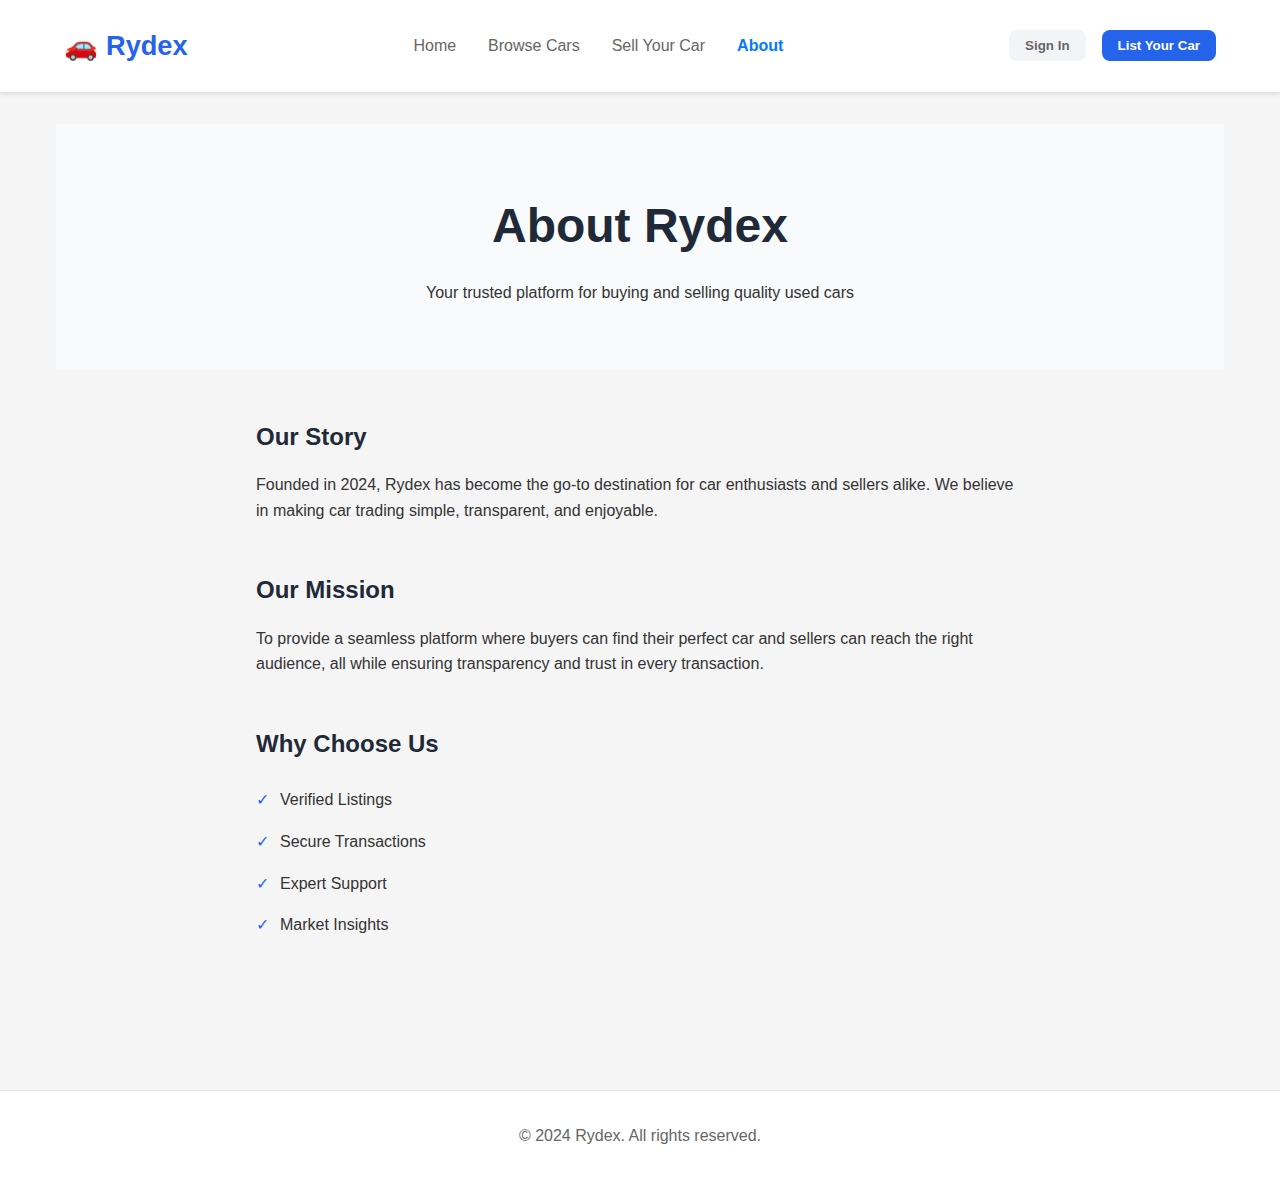
<file: about.html>
<!DOCTYPE html>
<html lang="en">
<head>
    <meta charset="UTF-8">
    <meta name="viewport" content="width=device-width, initial-scale=1.0">
    <title>About Us - Rydex</title>
    <link rel="stylesheet" href="styles.css">
</head>
<body>
    <header>
        <nav>
            <div class="logo">
                <span class="logo-icon">🚗</span>
                <h1>Rydex</h1>
            </div>
            <div class="nav-links">
                <a href="index.html" class="home-link">Home</a>
                <a href="browse.html" class="browse-link">Browse Cars</a>
                <a href="sell.html" class="sell-link">Sell Your Car</a>
                <a href="about.html" class="about-link active">About</a>
            </div>
            <div class="nav-buttons">
                <button id="signInBtn" class="btn-secondary">Sign In</button>
                <a href="list.html"><button class="btn-primary">List Your Car</button></a>
            </div>
        </nav>
        <section class="hidden">
            <div id="signInModal" class="modal">
                <div class="modal-content">
                    <h2>Sign In</h2>
                    <form id="signinForm">
                        <input type="text" placeholder="Username" required>
                        <input type="password" placeholder="Password" required>
                        <button type="submit" class="submit">Log In</button>
                    </form>
                    <div class="create-account">
                        <p>Don't have an account? <button id="signUpBtn" class="btn-link">Sign Up</button></p>
                    </div>
                </div>
            </div>
        </div>
    </header>

    <main>
        <section class="about-hero">
            <h2>About Rydex</h2>
            <p>Your trusted platform for buying and selling quality used cars</p>
        </section>

        <section class="about-content">
            <div class="about-section">
                <h3>Our Story</h3>
                <p>Founded in 2024, Rydex has become the go-to destination for car enthusiasts and sellers alike. We believe in making car trading simple, transparent, and enjoyable.</p>
            </div>
            <div class="about-section">
                <h3>Our Mission</h3>
                <p>To provide a seamless platform where buyers can find their perfect car and sellers can reach the right audience, all while ensuring transparency and trust in every transaction.</p>
            </div>
            <div class="about-section">
                <h3>Why Choose Us</h3>
                <ul class="features-list">
                    <li>Verified Listings</li>
                    <li>Secure Transactions</li>
                    <li>Expert Support</li>
                    <li>Market Insights</li>
                </ul>
            </div>
        </section>
    </main>

    <footer>
        <p>© 2024 Rydex. All rights reserved.</p>
    </footer>

    <script src="app.js"></script>
</body>

</html>
</file>
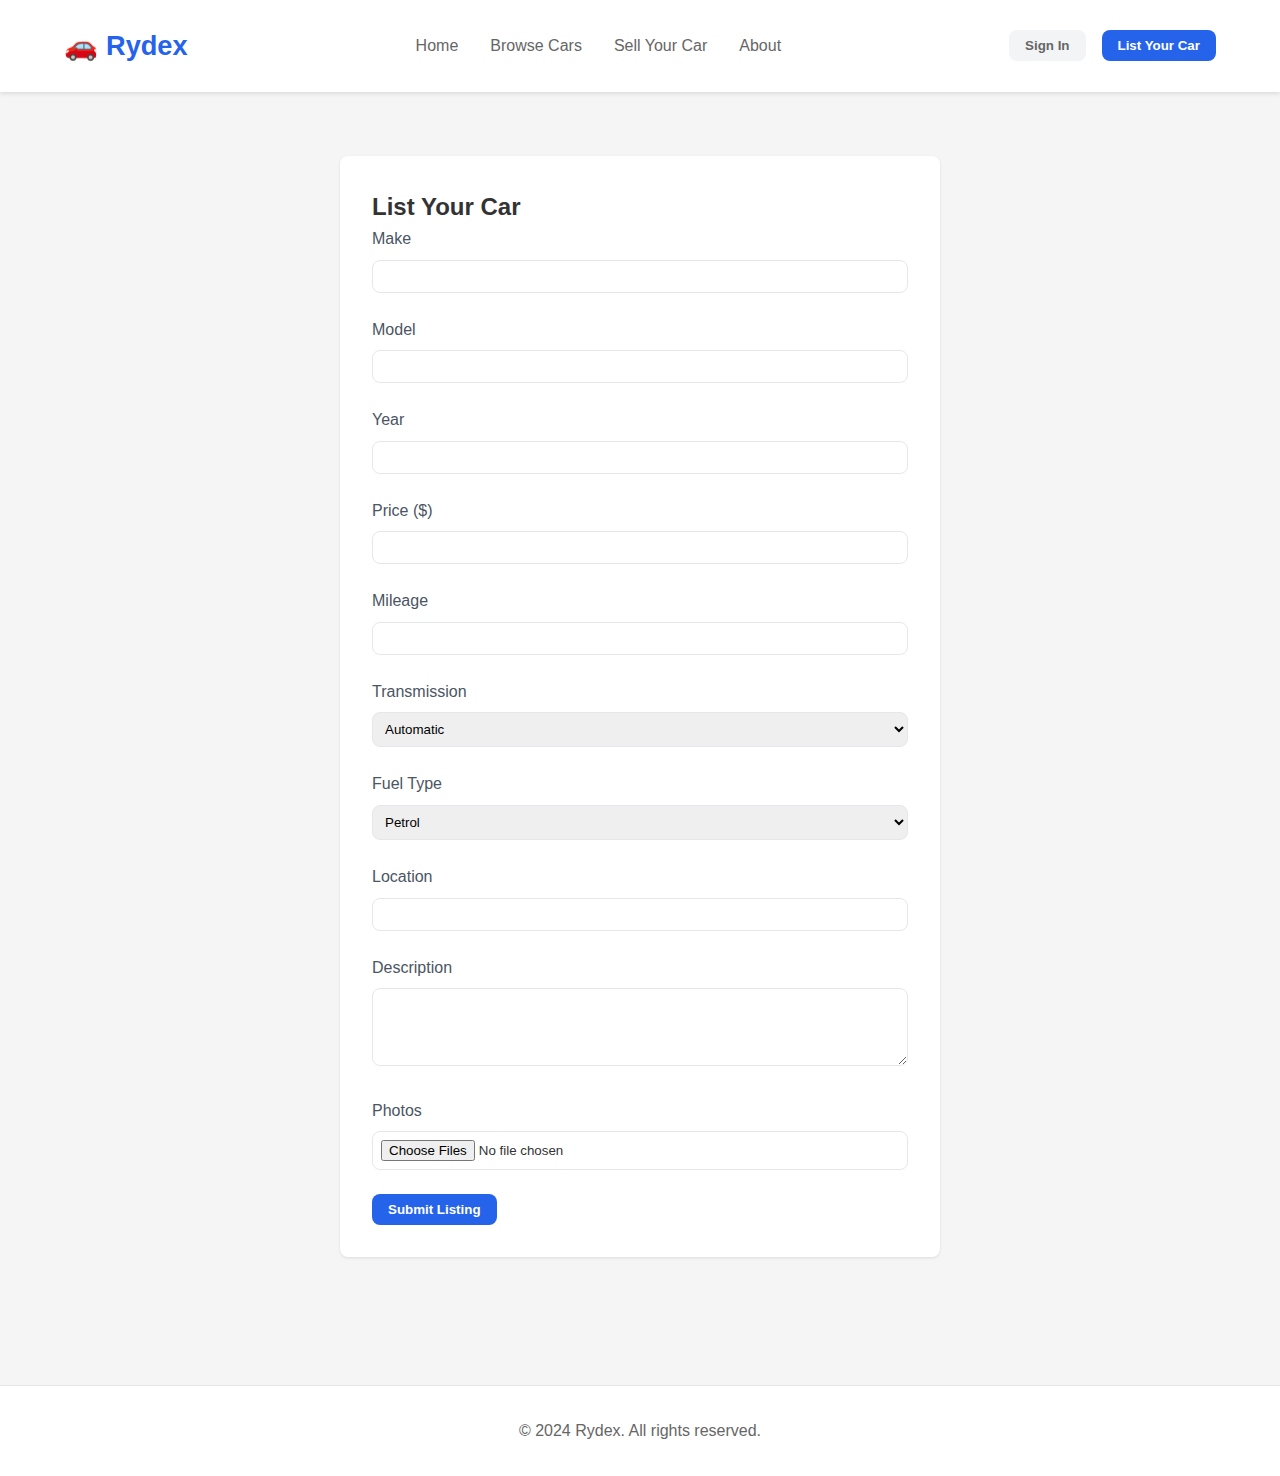
<file: list.html>
<!DOCTYPE html>
<html lang="en">
<head>
    <meta charset="UTF-8">
    <meta name="viewport" content="width=device-width, initial-scale=1.0">
    <title>List Your Car - Rydex</title>
    <link rel="stylesheet" href="styles.css">
</head>
<body>
    <header>
        <nav>
            <div class="logo">
                <span class="logo-icon">🚗</span>
                <h1>Rydex</h1>
            </div>
            <div class="nav-links">
                <a href="index.html" class="home-link">Home</a>
                <a href="browse.html" class="browse-link">Browse Cars</a>
                <a href="sell.html" class="sell-link">Sell Your Car</a>
                <a href="about.html" class="about-link">About</a>
            </div>
            <div class="nav-buttons">
                <button id="signInBtn" class="btn-secondary">Sign In</button>
                <a href="list.html"><button class="btn-primary active">List Your Car</button></a>
            </div>
        </nav>
        <section class="hidden">
            <div id="signInModal" class="modal">
                <div class="modal-content">
                    <h2>Sign In</h2>
                    <form id="signinForm">
                        <input type="text" placeholder="Username" required>
                        <input type="password" placeholder="Password" required>
                        <button type="submit" class="submit">Log In</button>
                    </form>
                    <div class="create-account">
                        <p>Don't have an account? <button id="signUpBtn" class="btn-link">Sign Up</button></p>
                    </div>
                </div>
            </div>
        </div>
    </header>

    <main>
        <section class="listing-form">
            <h2>List Your Car</h2>
            <form id="carListingForm">
                <div class="form-group">
                    <label for="make">Make</label>
                    <input type="text" id="make" required>
                </div>
                <div class="form-group">
                    <label for="model">Model</label>
                    <input type="text" id="model" required>
                </div>
                <div class="form-group">
                    <label for="year">Year</label>
                    <input type="number" id="year" min="1900" max="2024" required>
                </div>
                <div class="form-group">
                    <label for="price">Price ($)</label>
                    <input type="number" id="price" min="0" required>
                </div>
                <div class="form-group">
                    <label for="mileage">Mileage</label>
                    <input type="number" id="mileage" min="0" required>
                </div>
                <div class="form-group">
                    <label for="transmission">Transmission</label>
                    <select id="transmission" required>
                        <option value="Automatic">Automatic</option>
                        <option value="Manual">Manual</option>
                    </select>
                </div>
                <div class="form-group">
                    <label for="fuelType">Fuel Type</label>
                    <select id="fuelType" required>
                        <option value="Petrol">Petrol</option>
                        <option value="Diesel">Diesel</option>
                        <option value="Electric">Electric</option>
                        <option value="Hybrid">Hybrid</option>
                    </select>
                </div>
                <div class="form-group">
                    <label for="location">Location</label>
                    <input type="text" id="location" required>
                </div>
                <div class="form-group">
                    <label for="description">Description</label>
                    <textarea id="description" rows="4" required></textarea>
                </div>
                <div class="form-group">
                    <label for="photos">Photos</label>
                    <input type="file" id="photos" accept="image/*" multiple>
                </div>
                <button type="submit" class="btn-primary">Submit Listing</button>
            </form>
        </section>
    </main>
    
    <footer>
        <p>© 2024 Rydex. All rights reserved.</p>
    </footer>

    <script src="list.js"></script>
    <script src="app.js"></script>
</body>
</html>
</file>
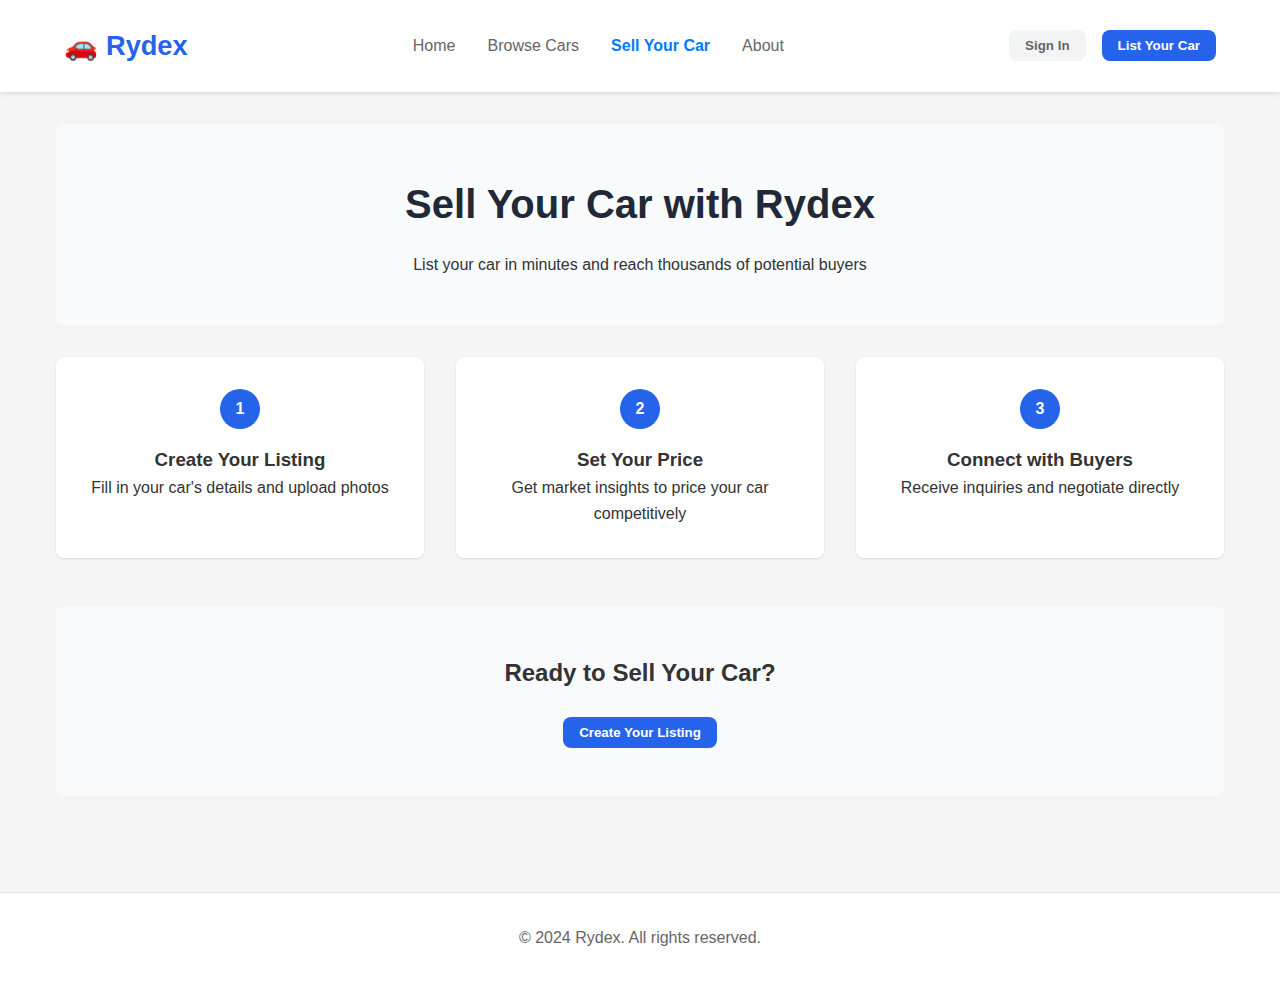
<file: sell.html>
<!DOCTYPE html>
<html lang="en">
<head>
    <meta charset="UTF-8">
    <meta name="viewport" content="width=device-width, initial-scale=1.0">
    <title>Sell Your Car - Rydex</title>
    <link rel="stylesheet" href="styles.css">
</head>
<body>
    <header>
        <nav>
            <div class="logo">
                <span class="logo-icon">🚗</span>
                <h1>Rydex</h1>
            </div>
            <div class="nav-links">
                <a href="index.html" class="home-link">Home</a>
                <a href="browse.html" class="browse-link">Browse Cars</a>
                <a href="sell.html" class="sell-link active">Sell Your Car</a>
                <a href="about.html" class="about-link">About</a>
            </div>
            <div class="nav-buttons">
                <button id="signInBtn" class="btn-secondary">Sign In</button>
                <a href="list.html"><button class="btn-primary">List Your Car</button></a>
            </div>
        </nav>
        <section class="hidden">
            <div id="signInModal" class="modal">
                <div class="modal-content">
                    <h2>Sign In</h2>
                    <form id="signinForm">
                        <input type="text" placeholder="Username" required>
                        <input type="password" placeholder="Password" required>
                        <button type="submit" class="submit">Log In</button>
                    </form>
                    <div class="create-account">
                        <p>Don't have an account? <button id="signUpBtn" class="btn-link">Sign Up</button></p>
                    </div>
                </div>
            </div>
        </div>
    </header>

    <main>
        <section class="sell-intro">
            <h2>Sell Your Car with Rydex</h2>
            <p>List your car in minutes and reach thousands of potential buyers</p>
        </section>

        <section class="sell-steps">
            <div class="step-card">
                <div class="step-number">1</div>
                <h3>Create Your Listing</h3>
                <p>Fill in your car's details and upload photos</p>
            </div>
            <div class="step-card">
                <div class="step-number">2</div>
                <h3>Set Your Price</h3>
                <p>Get market insights to price your car competitively</p>
            </div>
            <div class="step-card">
                <div class="step-number">3</div>
                <h3>Connect with Buyers</h3>
                <p>Receive inquiries and negotiate directly</p>
            </div>
        </section>

        <section class="cta-section">
            <h3>Ready to Sell Your Car?</h3>
            <a href="list.html"><button class="btn-primary">Create Your Listing</button></a>
        </section>
    </main>

    <footer>
        <p>© 2024 Rydex. All rights reserved.</p>
    </footer>

    <script src="app.js"></script>
</body>
</html>
</file>
<file: styles.css>
* {
    margin: 0;
    padding: 0;
    box-sizing: border-box;
}

body {
    font-family: -apple-system, BlinkMacSystemFont, 'Segoe UI', Roboto, Oxygen, Ubuntu, Cantarell, sans-serif;
    line-height: 1.6;
    color: #333;
    background-color: #f5f5f5;
}

/* Header Styles */
header {
    background-color: white;
    box-shadow: 0 2px 4px rgba(0,0,0,0.1);
}

nav {
    max-width: 1200px;
    margin: 0 auto;
    padding: 1.5rem;
    display: flex;
    justify-content: space-between;
    align-items: center;
}

.logo {
    display: flex;
    align-items: center;
    gap: 0.5rem;
}

.logo-icon {
    font-size: 1.7rem;
}

.logo h1 {
    font-size: 1.7rem;
    color: #2563eb;
}

.nav-links {
    display: flex;
    gap: 2rem;
}

.nav-links a {
    text-decoration: none;
    color: #666;
    transition: color 0.3s;
}

.nav-links a:hover {
    color: #2563eb;
}

.nav-buttons {
    display: flex;
    gap: 1rem;
}

/* Modal Background */
.modal {
    display: none; /* Hidden by default */
    position: fixed;
    top: 0;
    left: 0;
    width: 100%;
    height: 100%;
    background-color: rgba(0, 0, 0, 0.5); 
    backdrop-filter: blur(12px); 
    z-index: 1000; 
}

/* Modal Content */
.modal-content {
    position: fixed;
    top:50%;
    left:50%;
    transform: translate(-50%, -50%);
    background-color: white;
    padding: 2rem;
    border-radius: 8px;
    text-align: center;
    box-shadow: 8px 8px 8px rgba(0, 0, 0, 0.2);
    width: 400px;
}

.modal-content h2 {
    margin-bottom: 1rem;
}

.modal-content input {
    width: 100%;
    padding: 0.8rem;
    margin-bottom: 1rem;
    border: 1px solid #ccc;
    border-radius: 4px;
}

.modal-content button {
    width: 100%;
    padding: 0.8rem;
    background-color: #007bff;
    color: white;
    border: none;
    border-radius: 4px;
    cursor: pointer;
}

.submit:hover {
    background-color: #0056b3;
}

.create-account {
    margin-top: 1rem;
}

.create-account .btn-link {
    background: none;
    border: none;
    color: #007bff;
    cursor: pointer;
    text-decoration: underline;
}

/* Button Styles */
.btn-primary, .btn-secondary {
    padding: 0.5rem 1rem;
    border-radius: 0.5rem;
    border: none;
    cursor: pointer;
    font-weight: 600;
    transition: all 0.3s;
}

.btn-primary {
    background-color: #2563eb;
    color: white;
}

.btn-primary:hover {
    background-color: #1d4ed8;
}

.btn-secondary {
    background-color: #f3f4f6;
    color: #666;
}

.btn-secondary:hover {
    background-color: #e5e7eb;
}

/* Main Content */
main {
    max-width: 1200px;
    margin: 0 auto;
    padding: 2rem 1rem;
}

.hero {
    text-align: center;
    margin-bottom: 2rem;
}

.hero h2 {
    font-size: 2rem;
    color: #1f2937;
    margin-bottom: 0.5rem;
}

.hero p {
    color: #666;
}

/* Filters */
.filters {
    background-color: white;
    padding: 1rem;
    border-radius: 0.5rem;
    box-shadow: 0 1px 3px rgba(0,0,0,0.1);
    margin-bottom: 2rem;
    display: flex;
    gap: 1rem;
    flex-wrap: wrap;
}

.search-bar {
    flex: 1;
    min-width: 200px;
}

.search-bar input {
    width: 100%;
    padding: 0.5rem;
    border: 1px solid #e5e7eb;
    border-radius: 0.5rem;
    outline: none;
}

.search-bar input:focus {
    border-color: #2563eb;
    box-shadow: 0 0 0 2px rgba(37,99,235,0.2);
}

.filter-options {
    display: flex;
    gap: 1rem;
}

.filter-options select {
    padding: 0.5rem;
    border: 1px solid #e5e7eb;
    border-radius: 0.5rem;
    outline: none;
    cursor: pointer;
}

/* Car List */
.car-list {
    display: grid;
    grid-template-columns: repeat(auto-fill, minmax(300px, 1fr));
    gap: 2rem;
}

.car-card {
    background-color: white;
    border-radius: 0.5rem;
    overflow: hidden;
    box-shadow: 0 1px 3px rgba(0,0,0,0.1);
    transition: transform 0.3s, box-shadow 0.3s;
}

.car-card:hover {
    transform: translateY(-2px);
    box-shadow: 0 4px 6px rgba(0,0,0,0.1);
}

.car-image {
    height: 200px;
    width: 100%;
    object-fit: cover;
}

.car-details {
    padding: 1rem;
}

.car-title {
    font-size: 1.25rem;
    font-weight: 600;
    margin-bottom: 0.5rem;
}

.car-price {
    font-size: 1.5rem;
    color: #2563eb;
    font-weight: 700;
    margin-bottom: 1rem;
}

.car-info {
    display: grid;
    grid-template-columns: 1fr 1fr;
    gap: 0.5rem;
    margin-bottom: 1rem;
}

.car-info span {
    color: #666;
    font-size: 0.875rem;
}

/* Footer */
footer {
    text-align: center;
    padding: 2rem;
    background-color: white;
    border-top: 1px solid #e5e7eb;
    color: #666;
    margin-top: 4rem;
}

/* Responsive Design */
@media (max-width: 768px) {
    .nav-links {
        display: none;
    }
    
    .filters {
        flex-direction: column;
    }
    
    .filter-options {
        flex-direction: column;
    }
}

/*Home page finished*/
/*Additional pages*/

/* Sell Page Styles */
.sell-intro {
    text-align: center;
    padding: 3rem 1rem;
    background-color: #f8fafc;
    border-radius: 0.5rem;
    margin-bottom: 2rem;
}

.sell-intro h2 {
    font-size: 2.5rem;
    color: #1f2937;
    margin-bottom: 1rem;
}

.sell-steps {
    display: grid;
    grid-template-columns: repeat(auto-fit, minmax(250px, 1fr));
    gap: 2rem;
    margin-bottom: 3rem;
}

.step-card {
    background-color: white;
    padding: 2rem;
    border-radius: 0.5rem;
    box-shadow: 0 1px 3px rgba(0,0,0,0.1);
    text-align: center;
}

.step-number {
    width: 40px;
    height: 40px;
    background-color: #2563eb;
    color: white;
    border-radius: 50%;
    display: flex;
    align-items: center;
    justify-content: center;
    margin: 0 auto 1rem;
    font-weight: bold;
}

/* About Page Styles */
.about-hero {
    text-align: center;
    padding: 4rem 1rem;
    background-color: #f8fafc;
    margin-bottom: 3rem;
}

.about-hero h2 {
    font-size: 3rem;
    color: #1f2937;
    margin-bottom: 1rem;
}

.about-content {
    max-width: 800px;
    margin: 0 auto;
    padding: 0 1rem;
}

.about-section {
    margin-bottom: 3rem;
}

.about-section h3 {
    font-size: 1.5rem;
    color: #1f2937;
    margin-bottom: 1rem;
}

.features-list {
    list-style: none;
    padding: 0;
}

.features-list li {
    padding: 0.5rem 0;
    padding-left: 1.5rem;
    position: relative;
}

.features-list li::before {
    content: "✓";
    color: #2563eb;
    position: absolute;
    left: 0;
}

/* Listing Form Styles */
.listing-form {
    max-width: 600px;
    margin: 2rem auto;
    padding: 2rem;
    background-color: white;
    border-radius: 0.5rem;
    box-shadow: 0 1px 3px rgba(0,0,0,0.1);
}

.form-group {
    margin-bottom: 1.5rem;
}

.form-group label {
    display: block;
    margin-bottom: 0.5rem;
    color: #4b5563;
    font-weight: 500;
}

.form-group input,
.form-group select,
.form-group textarea {
    width: 100%;
    padding: 0.5rem;
    border: 1px solid #e5e7eb;
    border-radius: 0.5rem;
    outline: none;
}

.form-group input:focus,
.form-group select:focus,
.form-group textarea:focus {
    border-color: #2563eb;
    box-shadow: 0 0 0 2px rgba(37,99,235,0.2);
}

/* Contact Form Styles */
.contact-form {
    max-width: 600px;
    margin: 2rem auto;
    padding: 2rem;
    background-color: white;
    border-radius: 0.5rem;
    box-shadow: 0 1px 3px rgba(0,0,0,0.1);
}

.car-preview {
    text-align: center;
    margin-bottom: 2rem;
    padding-bottom: 2rem;
    border-bottom: 1px solid #e5e7eb;
}

.car-preview img {
    width: 100%;
    max-width: 400px;
    height: auto;
    border-radius: 0.5rem;
    margin-bottom: 1rem;
}

/* Browse Filters Styles */
.browse-filters {
    background-color: white;
    padding: 1.5rem;
    border-radius: 0.5rem;
    box-shadow: 0 1px 3px rgba(0,0,0,0.1);
    margin-bottom: 2rem;
    display: grid;
    grid-template-columns: repeat(auto-fit, minmax(200px, 1fr));
    gap: 1rem;
    align-items: end;
}

.filter-group {
    display: flex;
    flex-direction: column;
    gap: 0.5rem;
}

.filter-group label {
    font-weight: 500;
    color: #4b5563;
}

/* Responsive Design */
@media (max-width: 768px) {
    .sell-steps {
        grid-template-columns: 1fr;
    }
    
    .browse-filters {
        grid-template-columns: 1fr;
    }
    
    .about-hero h2 {
        font-size: 2rem;
    }
}

/* Logo Link Style */
.logo-link {
    text-decoration: none;
}

/* CTA Section */
.cta-section {
    text-align: center;
    padding: 3rem;
    background-color: #f8fafc;
    border-radius: 0.5rem;
    margin-top: 3rem;
}

.cta-section h3 {
    font-size: 1.5rem;
    margin-bottom: 1.5rem;
}

/*differentiation in header*/
a.active {
    font-weight: bold;
    color: #007bff; /* Active color */
}
</file>
